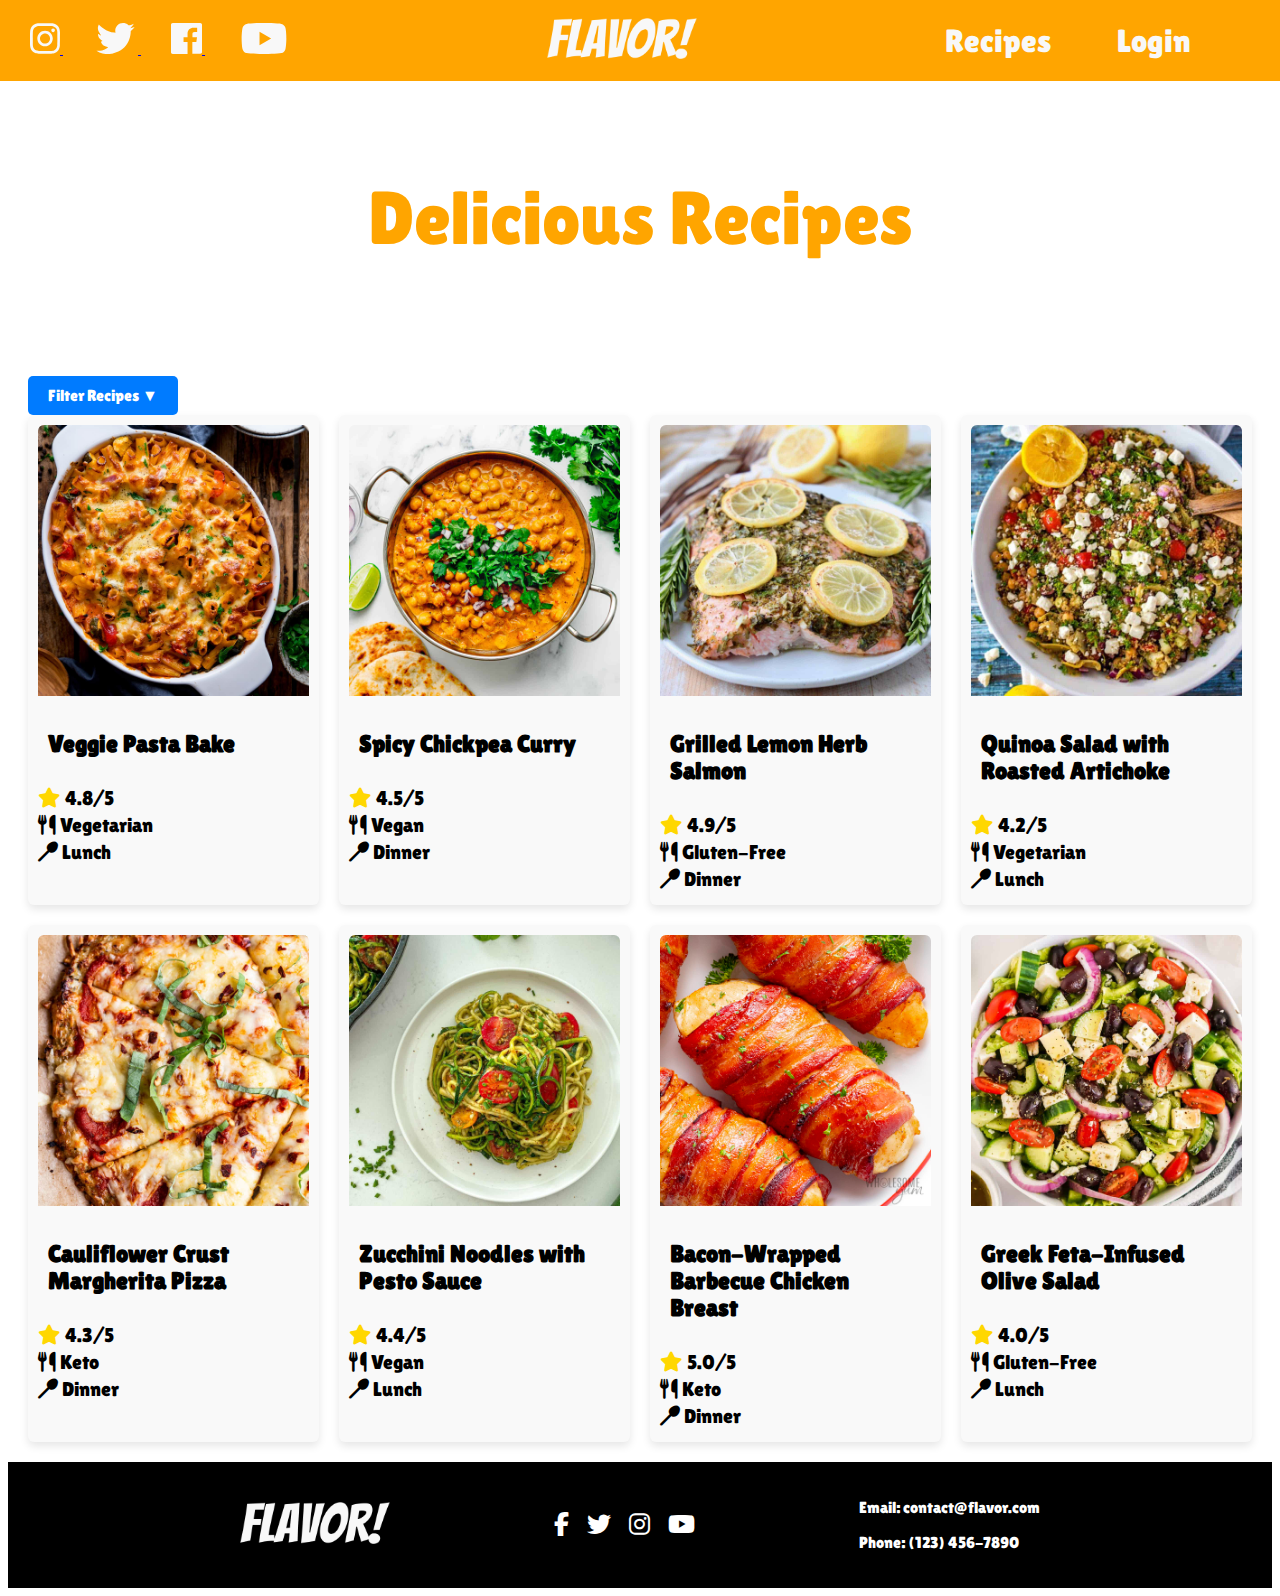
<file: recipes.html>
<!DOCTYPE html>
<html>
<head>
  <title>Recipes</title>
  <link rel="stylesheet" href="style.css">
  <script src="script.js"></script>
    <link rel="stylesheet" href="https://cdnjs.cloudflare.com/ajax/libs/font-awesome/6.4.0/css/all.min.css">
    <link rel="preconnect" href="https://fonts.googleapis.com">
    <link rel="preconnect" href="https://fonts.gstatic.com" crossorigin>
    <link href="https://fonts.googleapis.com/css2?family=Lilita+One&display=swap" rel="stylesheet">
    <style>
        body,h1,h2,h3,h4,h5,h6,p,button {font-family: "Lilita One", cursive}  
    </style>
</head>
<body>
    <!-- Navbar -->
  <nav class="navbar">

    <div class="social-media">
      <a href="https://www.instagram.com/hasbulla.hushetskiy/" class="social-icon" target="_blank">
        <svg xmlns="http://www.w3.org/2000/svg" width="30" height="31" viewBox="0 0 60 61" fill="none">
        <path d="M59.9729 17.9065C59.876 14.7581 59.2947 12.4952 58.6165 10.429C57.9383 8.3629 56.8725 6.69032 55.2254 5.01774C53.5783 3.34516 51.9313 2.36129 49.9935 1.57419C48.0558 0.787097 45.9243 0.295161 42.6302 0.196774C39.2391 4.39825e-08 38.2702 0 30.0349 0C21.7995 0 20.9275 2.19912e-08 17.6334 0.0983871C14.3392 0.196774 12.3046 0.787097 10.27 1.47581C8.23537 2.16452 6.5883 3.34516 4.94122 5.01774C3.29415 6.69032 2.22839 8.3629 1.55019 10.429C0.775094 12.3968 0.29066 14.5613 0.193773 17.9065C0.0968868 21.2516 0 22.1371 0 30.5C0 38.8629 2.16559e-08 39.7484 0.0968867 43.0935C0.193773 46.4387 0.775094 48.5048 1.4533 50.571C2.13151 52.6371 3.19726 54.3097 4.84434 55.9823C6.49141 57.6548 8.23537 58.7371 10.1731 59.4258C12.1108 60.1145 14.2423 60.7048 17.5365 60.8032C20.8306 61 21.7026 61 29.938 61C38.1734 61 39.0453 61 42.3395 60.9016C45.6336 60.8032 47.6683 60.2129 49.7029 59.5242C51.7375 58.8355 53.3846 57.7532 55.0316 56.0806C56.6787 54.4081 57.7445 52.6371 58.4227 50.6694C59.1009 48.7016 59.6822 46.5371 59.7791 43.1919C59.876 40.0436 59.876 39.0597 59.876 30.6968C59.876 22.3339 60.0698 21.2516 59.9729 17.9065ZM54.5472 42.7984C54.4503 45.75 53.869 47.3242 53.4815 48.5048C52.9001 49.8823 52.2219 50.9645 51.1562 51.9484C50.0904 53.0306 49.1216 53.621 47.7651 54.3097C46.6994 54.7032 45.1492 55.2935 42.1457 55.3919C39.0453 55.3919 38.0765 55.3919 30.1318 55.3919C22.1871 55.3919 21.1213 55.3919 18.0209 55.2936C15.1143 55.1952 13.5641 54.6048 12.4015 54.2113C11.0451 53.621 9.97933 52.9323 9.01046 51.85C7.94471 50.7677 7.36339 49.7839 6.68518 48.4065C6.29764 47.3242 5.71632 45.75 5.61943 42.7C5.61943 39.65 5.61943 38.6661 5.61943 30.5C5.61943 22.3339 5.61943 21.35 5.71632 18.2016C5.8132 15.25 6.39452 13.6758 6.78207 12.4952C7.36339 11.1177 8.0416 10.0355 9.01046 9.05161C10.0762 7.96935 11.0451 7.37903 12.4015 6.78871C13.4673 6.39516 15.0174 5.80484 18.0209 5.70645C21.1213 5.60806 22.0902 5.60806 30.1318 5.60806C38.1734 5.60806 39.1422 5.60806 42.2426 5.70645C45.1492 5.80484 46.6994 6.39516 47.862 6.78871C49.2184 7.37903 50.2842 8.06774 51.2531 9.05161C52.3188 10.1339 52.9001 11.1177 53.5783 12.4952C53.9659 13.5774 54.5472 15.1516 54.6441 18.2016C54.741 21.35 54.741 22.3339 54.741 30.5C54.741 38.6661 54.6441 39.65 54.5472 42.7984Z" fill="#F8F8F8"/>
        <path d="M30.0364 14.8561C21.4135 14.8561 14.6315 21.9399 14.6315 30.4996C14.6315 39.2561 21.6073 46.1432 30.0364 46.1432C38.4656 46.1432 45.5383 39.2561 45.5383 30.4996C45.5383 21.7432 38.6594 14.8561 30.0364 14.8561ZM30.0364 40.7319C24.417 40.7319 19.9602 36.1077 19.9602 30.4996C19.9602 24.8915 24.5139 20.2674 30.0364 20.2674C35.6559 20.2674 40.1127 24.7932 40.1127 30.4996C40.1127 36.2061 35.6559 40.7319 30.0364 40.7319Z" fill="#F8F8F8"/>
        <path d="M46.215 17.8083C48.1948 17.8083 49.7998 16.1784 49.7998 14.1679C49.7998 12.1574 48.1948 10.5276 46.215 10.5276C44.2351 10.5276 42.6301 12.1574 42.6301 14.1679C42.6301 16.1784 44.2351 17.8083 46.215 17.8083Z" fill="#F8F8F8"/>
        </svg>
      </a> 

      <a href="https://www.twitter.com" class="social-icon" target="_blank">    
        <svg xmlns="http://www.w3.org/2000/svg" width="45" height="31" viewBox="0 0 75 61" fill="none">
        <path d="M66.6532 10.5049L71.25 4.77495C72.5806 3.22309 72.9436 2.02935 73.0645 1.43249C69.4355 3.58121 66.0484 4.29746 63.871 4.29746H63.0242L62.5403 3.81996C59.6371 1.31311 56.0081 0 52.1371 0C43.6694 0 37.0161 6.92368 37.0161 14.9217C37.0161 15.3992 37.0161 16.1155 37.1371 16.593L37.5 18.9804L34.9597 18.8611C19.4758 18.3836 6.77419 5.25245 4.71774 2.98434C1.33065 8.95303 3.26613 14.683 5.32258 18.2642L9.43548 24.9491L2.90323 21.3679C3.02419 26.3816 4.95968 30.3209 8.70968 33.1859L11.9758 35.5734L8.70968 36.8865C10.7661 42.9746 15.3629 45.4814 18.75 46.4364L23.2258 47.6301L18.9919 50.4951C12.2177 55.2701 3.75 54.9119 0 54.5538C7.62097 59.8063 16.6935 61 22.9839 61C27.7016 61 31.2097 60.5225 32.0565 60.1644C65.9274 52.2857 67.5 22.4423 67.5 16.4736V15.638L68.2258 15.1605C72.3387 11.3405 74.0323 9.31115 75 8.11742C74.6371 8.23679 74.1532 8.47554 73.6694 8.59491L66.6532 10.5049Z" fill="#F8F8F8"/>
        </svg>
      </a> 

      <a href="https://www.facebook.com" class="social-icon" target="_blank">
        <svg xmlns="http://www.w3.org/2000/svg" width="31" height="31" viewBox="0 0 61 61" fill="none">
        <path d="M57.5565 0H3.44355C1.47581 0 0 1.57419 0 3.44355V57.5565C0 59.5242 1.57419 61 3.44355 61H32.5661V37.2887H24.6952V28.1387H32.5661V21.35C32.5661 13.479 37.2887 9.15 44.3726 9.15C46.7339 9.15 49.0952 9.24839 51.4565 9.54355V17.7097H46.7339C42.9952 17.7097 42.2081 19.4806 42.2081 22.1371V27.9419H51.1613L49.8823 37.1903H42.0113V60.6065H57.5565C59.5242 60.6065 61 59.1306 61 57.1629V3.44355C60.9016 1.47581 59.3274 0 57.5565 0Z" fill="#F8F8F8"/>
      </svg>
      </a>
      <a href="https://www.youtube.com/@SupremeLeaderKimJong-un" class="social-icon" target="blank">
        <svg xmlns="http://www.w3.org/2000/svg" width="58" height="31" viewBox="0 0 88 61" fill="none">
        <path d="M86.1548 9.5576C85.1613 5.76267 82.1806 2.81106 78.3484 1.82719C71.5355 3.35104e-07 44 0 44 0C44 0 16.4645 3.35104e-07 9.65161 1.82719C5.81935 2.81106 2.83871 5.76267 1.84516 9.5576C0 16.4447 0 30.5 0 30.5C0 30.5 0 44.6959 1.84516 51.4424C2.83871 55.2373 5.81935 58.1889 9.65161 59.1728C16.4645 61 44 61 44 61C44 61 71.5355 61 78.3484 59.1728C82.1806 58.1889 85.1613 55.2373 86.1548 51.4424C88 44.6959 88 30.5 88 30.5C88 30.5 88 16.4447 86.1548 9.5576ZM35.2 43.5714V17.4286L58.0516 30.5L35.2 43.5714Z" fill="#F8F8F8"/>
        </svg>
      </a>

    </div>

    <div class="logo">
        <a href="index.html">
      <img alt="Logo" src="Flavor!.png">
        </a>
    </div>

    <div class="login-recipes">
      <div class="dropdown">
        <a href="recipes.html">
        <button class="recipes-button drop-button">Recipes</button>
        </a>
        <div class="dropdown-content">
          <a href="#">Popular</a>
          <a href="#">Vegan</a>
          <a href="#">Dinner</a>
          <a href="#">Dessert</a>
        </div>
      </div>
      <button class="login-button">Login</button>
    </div>

  </nav>

  <header>
    <p>Delicious Recipes</p>
  </header>
  <main>

    <div class="filter-button-container" onmouseover="showFilterDropdown()" onmouseout="hideFilterDropdown()">
        <button class="filter-button">Filter Recipes ▼</button>
        <div class="filter-dropdown" id="filterDropdown">
          <button onclick="resetFilters()">All</button>
          <button onclick="filterByDiet('Vegetarian')">Vegetarian</button>
          <button onclick="filterByDiet('Vegan')">Vegan</button>
          <button onclick="filterByDiet('Gluten-Free')">Gluten-Free</button>
          <button onclick="filterByDiet('Keto')">Keto</button>
          <button onclick="filterByMealType('Lunch')">Lunch</button>
          <button onclick="filterByMealType('Dinner')">Dinner</button>
          <button onclick="filterByRating(4.5)">Above 4.5 stars</button>
        </div>
      </div>

    <section class="recipe-list">
        
      <div class="recipe-card">
        <img src="Vegetable-Pasta-Bake-Square-FS-19.jpg" alt="Recipe 1">
        <div class="recipe-info">
            <h2>Veggie Pasta Bake</h2>
            <p><i class="fas fa-star" style="color: gold;"></i> 4.8/5</p>
            <p><i class="fas fa-utensils"></i> Vegetarian</p>
            <p><i class="fas fa-utensil-spoon"></i> Lunch</p>
        </div>
      </div>

      <div class="recipe-card">
        <img src="chickpea-curry-recipe-10.jpg" alt="Recipe 2">
        <div class="recipe-info">
            <h2>Spicy Chickpea Curry</h2>
            <p><i class="fas fa-star" style="color: gold;"></i> 4.5/5</p>
            <p><i class="fas fa-utensils"></i> Vegan</p>
            <p><i class="fas fa-utensil-spoon"></i> Dinner</p>
        </div>
      </div>

      <div class="recipe-card">
        <img src="Lemon-Herb-Salmon-7.jpg" alt="Recipe 3">
        <div class="recipe-info">
            <h2>Grilled Lemon Herb Salmon</h2>
            <p><i class="fas fa-star" style="color: gold;"></i> 4.9/5</p>
            <p><i class="fas fa-utensils"></i> Gluten-Free</p>
            <p><i class="fas fa-utensil-spoon"></i> Dinner</p>
        </div>
      </div>

      <div class="recipe-card">
        <img src="SQ-mediterranean-quinoa-salad-5.jpg" alt="Recipe 4">
        <div class="recipe-info">
            <h2>Quinoa Salad with Roasted Artichoke</h2>
            <p><i class="fas fa-star" style="color: gold;"></i> 4.2/5</p>
            <p><i class="fas fa-utensils"></i> Vegetarian</p>
            <p><i class="fas fa-utensil-spoon"></i> Lunch</p>
        </div>
      </div>

      <div class="recipe-card">
        <img src="cauli-pizza-square.jpg" alt="Recipe 5">
        <div class="recipe-info">
            <h2>Cauliflower Crust Margherita Pizza</h2>
            <p><i class="fas fa-star" style="color: gold;"></i> 4.3/5</p>
            <p><i class="fas fa-utensils"></i> Keto</p>
            <p><i class="fas fa-utensil-spoon"></i> Dinner</p>
        </div>
      </div>

      <div class="recipe-card">
        <img src="Pesto-Zuchini-Pasta-Feat-Image-Square.jpg" alt="Recipe 6">
        <div class="recipe-info">
            <h2>Zucchini Noodles with Pesto Sauce</h2>
            <p><i class="fas fa-star" style="color: gold;"></i> 4.4/5</p>
            <p><i class="fas fa-utensils"></i> Vegan</p>
            <p><i class="fas fa-utensil-spoon"></i> Lunch</p>
        </div>
      </div>

      <div class="recipe-card">
        <img src="wholesomeyum-Bacon-Wrapped-Chicken-Breast-8.jpg" alt="Recipe 7">
        <div class="recipe-info">
            <h2>Bacon-Wrapped Barbecue Chicken Breast</h2>
            <p><i class="fas fa-star" style="color: gold;"></i> 5.0/5</p>
            <p><i class="fas fa-utensils"></i> Keto</p>
            <p><i class="fas fa-utensil-spoon"></i> Dinner</p>
        </div>
      </div>

      <div class="recipe-card">
        <img src="Greek-Salad-Recipe-recipe-card.jpg" alt="Recipe 8">
        <div class="recipe-info">
            <h2>Greek Feta-Infused Olive Salad</h2>
            <p><i class="fas fa-star" style="color: gold;"></i> 4.0/5</p>
            <p><i class="fas fa-utensils"></i> Gluten-Free</p>
            <p><i class="fas fa-utensil-spoon"></i> Lunch</p>
        </div>
      </div>
    
    </section>

  </main>

  <footer class="site-footer">
    <div class="footer-content">
      <div class="logo">
        <img src="Flavor!.png" alt="Your Logo">
      </div>
      <div class="social-media-links">
        <a href="#" class="social-icon-link"><i class="fab fa-facebook-f"></i></a>
        <a href="#" class="social-icon-link"><i class="fab fa-twitter"></i></a>
        <a href="#" class="social-icon-link"><i class="fab fa-instagram"></i></a>
        <a href="#" class="social-icon-link"><i class="fab fa-youtube"></i></a>
      </div>
      <div class="contact-info">
        <p>Email: contact@flavor.com</p>
        <p>Phone: (123) 456-7890</p>
      </div>
    </div>
  </footer>

</body>
</html>
</file>
<file: style.css>
body{
  position: relative;
}

.navbar {
  background-color: #FFA500;
  display: flex;
  align-items: center;
  justify-content: space-between;
  padding: 10px;
  position: fixed;
  top: 0;
  left: 0;
  right: 0;
  z-index: 9999;
}

.social-media {
  margin-left: 20px;
}

.social-icon {
  height: 31px; 
  margin-right: 30px; 
}

.logo img {
  max-width: 150px; 
}

.login-recipes {
  margin-right: 40px;
}


.login-button, .recipes-button {
  padding: 12px 24px;
  color: #f8f8f8;
  font-size: 32px;
  border: none;
  border-radius: 4px;
  cursor: pointer;
  margin-right: 15px;
}

.recipes-button:hover, .login-button:hover {
  background-color: #f8f8f8;
  color: #FFA500;
}

.login-button {
  background-color: transparent;
  border-radius: 20px;
}

.recipes-button {
  background-color: transparent;
  border-radius: 20px;
}


.dropdown {
  position: relative;
  display: inline-block;
}


.dropdown-content {
  display: none;
  position: absolute;
  background-color: #f8f8f8;
  min-width: 200px;
  box-shadow: 0px 8px 16px 0px rgba(0,0,0,0.2);
  z-index: 1;
  border-radius: 5px;
}


.dropdown-content a {
  color: black;
  padding: 12px 16px;
  text-decoration: none;
  display: block;
  border-radius: 5px;
}


.dropdown-content a:hover {background-color: #ddd;}


.dropdown:hover .dropdown-content {display: block;}

.container {
  background-color: #FFA500;
  display: flex;
  align-items: flex-start;
  justify-content: space-between;
  padding: 20px; 
  margin-top: 60px;
  width: 100%;
}

.image-section {
  flex: 1; 
}

.image-section img {
  width: 90%; 
  height: auto; 
}

.text-section {
  margin-top: 60px;
  flex: 1; 
  /* padding-left: 20px;  */
}

.text-section p {
  color: #F5F5F5;
  font-size: 96px;
  margin: 10px 0; 
}


.category-images {
  display: flex;
  justify-content: space-around;
  align-items: center;
  margin-bottom: 75px;
}

.category {
  width: 200px; 
  height: 200px; 
  border-radius: 50%; 
  overflow: hidden; 
  margin: 20px; 
  box-shadow: 0px 4px 8px rgba(0, 0, 0, 0.1); 
  text-align: center;
  display: flex;
  flex-direction: column; 
  justify-content: flex-end;
}

.category img {
  width: 100%;
  height: 100%;
  object-fit: cover; 
}

.pc-title {
  color: #FFA500;;
  font-size: 64px; 
  margin-left: 40px;
}

.category p {
  color: #FFA500;;
  font-weight: lighter;
}

.form-container {
  max-width: 400px;
  margin: 0 auto;
}

.contact-section {
  width: 100%;
  background: #FFA500;
  padding: 30px;
  border-radius: 10px;
  text-align: center;
}

.contact-section h2 {
  font-size: 28px;
  color: #F8F8F8;
}

.contact-section p {
  font-size: 16px;
  color: #F8F8F8;
  margin-bottom: 20px;
}

.form-group {
  display: flex;
  flex-direction: column;
  margin-bottom: 20px;
}

.form-group label {
  font-size: 18px;
  color: #F8F8F8;
  margin-bottom: 8px;
}

.form-group input,
.form-group textarea {
  width: calc(50%-10px);
  display: inline-block;
  margin-right: 20px;
  padding: 10px;
  border: 1px solid #ccc;
  border-radius: 6px;
  font-size: 16px;
}

.form-group textarea {
  resize: vertical;
  height: 150px;
}

button[type="submit"] {
  background-color: #ff6f00;
  color: #F8F8F8;
  font-size: 18px;
  padding: 12px 20px;
  border: none;
  border-radius: 6px;
  cursor: pointer;
  transition: background-color 0.3s ease;
}

button[type="submit"]:hover {
  background-color: #ff9500;
}

.site-footer {
  width: 100%;
  background-color: #000;
  color: #fff;
  padding: 20px 0;
}

.footer-content {
  max-width: 800px;
  margin: 0 auto;
  display: flex;
  justify-content: space-between;
  align-items: center;
}

.social-media-links .social-icon-link {
  color: #fff;
  font-size: 24px;
  margin-right: 15px;
}

.social-media-links .social-icon-link:last-child {
  margin-right: 0;
}

header {
  margin-top: 80px;
  color: #FFA500;
  font-size: 75px;
  text-align: center;
  padding: 20px 0;
  width: 100%;
  z-index: 9998;
}

main {
  padding: 20px 20px;
}

.recipe-list {
  display: grid;
  grid-template-columns: repeat(4,1fr);
  gap: 20px;
}

.recipe-card {
  background-color: #f9f9f9;
  border-radius: 6px;
  padding: 10px;
  box-shadow: 0 4px 8px rgba(0, 0, 0, 0.1);
  transition: transform 0.3s ease;
}

.recipe-card:hover{
  transform: translateY(-5px);
  z-index: 2;
}

.recipe-card img {
  width: 100%;
  border-radius: 6px 6px 0 0;
}

.recipe-info h2{
  padding: 10px;
}

.recipe-info p {
  font-size: 20px;
  margin: 5px 0;
}

.filter-button-container {
  position: relative;
  display: inline-block;
}

.filter-button {
  padding: 10px 20px;
  font-size: 16px;
  background-color: #007bff;
  color: #fff;
  border: none;
  border-radius: 5px;
  cursor: pointer;
}

.filter-button:hover {
  background-color: #0056b3;
}

.filter-dropdown {
  display: none;
  position: absolute;
  top: 100%;
  right: 0;
  background-color: #f9f9f9;
  box-shadow: 0px 8px 16px 0px rgba(0,0,0,0.2);
  padding: 12px;
  z-index: 1;
}

.filter-dropdown button {
  display: block;
  margin: 5px 0;
  background-color: transparent;
  border: none;
  font-size: 14px;
  cursor: pointer;
  transition: 0.2s;
}

.filter-dropdown button:hover {
  color: #007bff;
  font-weight: bold;
}
</file>
